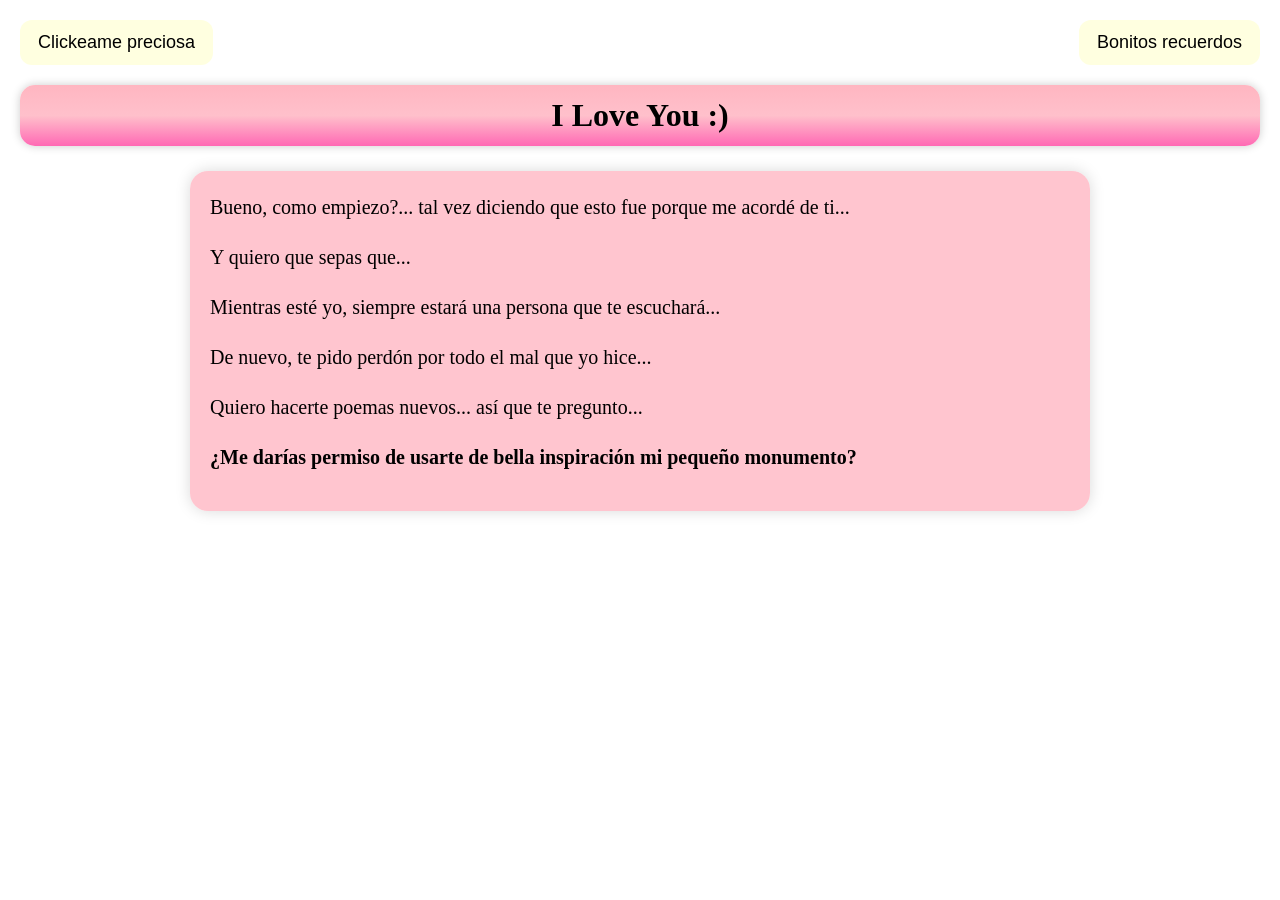
<file: index.html>
<!DOCTYPE html>
<html lang="es">
<head>
<meta charset="utf-8">
<meta name="viewport" content="width=device-width, initial-scale=1">
<link rel="stylesheet" href="corazon/modi.css">
<title>ILY Honey</title>
</head>

<body>

<div class="botones">
    <a href="corazon/flor.html">
        <button id="si">Clickeame preciosa</button>
    </a>

    <a href="corazon/Recuerdos.html">
        <button id="rec">Bonitos recuerdos</button>
    </a>
</div>

<h3>I Love You :)</h3>

<div id="par">
<p>Bueno, como empiezo?... tal vez diciendo que esto fue porque me acordé de ti...</p>

<p>Y quiero que sepas que...</p>

<p id="fa">
Mientras esté yo, siempre estará una persona que te escuchará...
</p>

<p>
De nuevo, te pido perdón por todo el mal que yo hice...
</p>

<p>Quiero hacerte poemas nuevos... así que te pregunto...</p>

<p><strong>¿Me darías permiso de usarte de bella inspiración mi pequeño monumento?</strong></p>
</div>
</body>
</html>
</file>
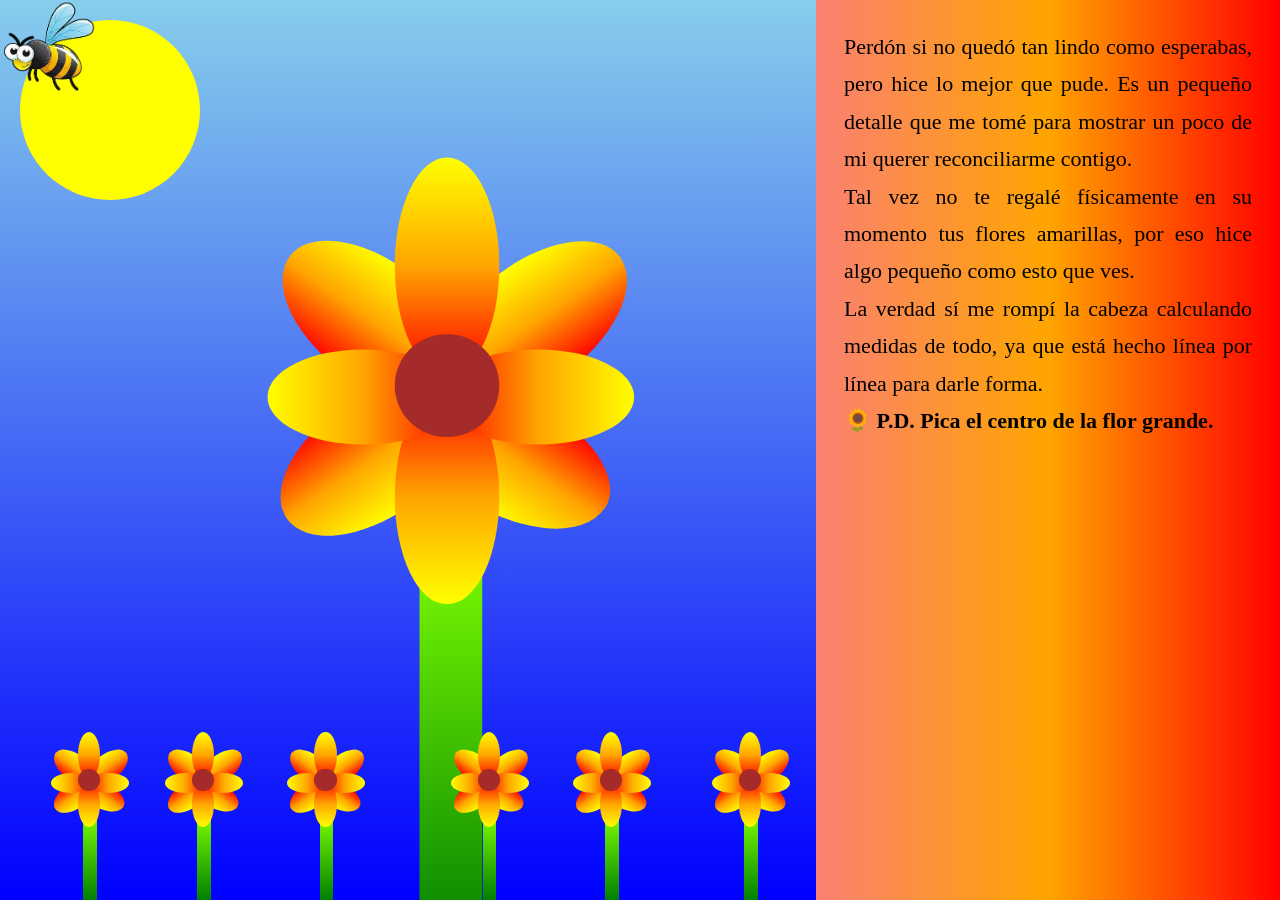
<file: corazon/flor.html>
<!DOCTYPE html>
<html lang="es">
<head>
<meta charset="utf-8">
<meta name="viewport" content="width=device-width, initial-scale=1">
<title>Flores Amarillas</title>
<link rel="stylesheet" href="3.css">
</head>

<body>

<main>

<section id="todo">

<div id="sol"></div>

<!-- FLOR GRANDE -->
<div id="conteiner7">
<div id="petalo1"></div>
<div id="petalo2"></div>
<div id="petalo3"></div>
<div id="petalo4"></div>
<div id="petalo5"></div>
<div id="tallo"></div>
<div id="petalo6"></div>
<div id="petalo7"></div>
<div id="petalo8"></div>
<div id="extra"></div>
<div id="extra2"></div>

<a href="poemas.html" target="_blank">
<div id="centro"></div>
</a>
</div>

<!-- MINI FLORES -->
<div id="conteiner">
<div id="petalo1"></div><div id="petalo2"></div><div id="petalo3"></div>
<div id="petalo4"></div><div id="petalo5"></div><div id="tallo"></div>
<div id="petalo6"></div><div id="petalo7"></div><div id="petalo8"></div>
<div id="extra"></div><div id="extra2"></div><div id="centro"></div>
</div>

<div id="conteiner2">
<div id="petalo1"></div><div id="petalo2"></div><div id="petalo3"></div>
<div id="petalo4"></div><div id="petalo5"></div><div id="tallo"></div>
<div id="petalo6"></div><div id="petalo7"></div><div id="petalo8"></div>
<div id="extra"></div><div id="extra2"></div><div id="centro"></div>
</div>

<div id="conteiner3">
<div id="petalo1"></div><div id="petalo2"></div><div id="petalo3"></div>
<div id="petalo4"></div><div id="petalo5"></div><div id="tallo"></div>
<div id="petalo6"></div><div id="petalo7"></div><div id="petalo8"></div>
<div id="extra"></div><div id="extra2"></div><div id="centro"></div>
</div>

<div id="conteiner4">
<div id="petalo1"></div><div id="petalo2"></div><div id="petalo3"></div>
<div id="petalo4"></div><div id="petalo5"></div><div id="tallo"></div>
<div id="petalo6"></div><div id="petalo7"></div><div id="petalo8"></div>
<div id="extra"></div><div id="extra2"></div><div id="centro"></div>
</div>

<div id="conteiner5">
<div id="petalo1"></div><div id="petalo2"></div><div id="petalo3"></div>
<div id="petalo4"></div><div id="petalo5"></div><div id="tallo"></div>
<div id="petalo6"></div><div id="petalo7"></div><div id="petalo8"></div>
<div id="extra"></div><div id="extra2"></div><div id="centro"></div>
</div>

<div id="conteiner6">
<div id="petalo1"></div><div id="petalo2"></div><div id="petalo3"></div>
<div id="petalo4"></div><div id="petalo5"></div><div id="tallo"></div>
<div id="petalo6"></div><div id="petalo7"></div><div id="petalo8"></div>
<div id="extra"></div><div id="extra2"></div><div id="centro"></div>
</div>

<div id="abeja">
<img src="abeja-removebg-preview.png" alt="abeja">
</div>

</section>

<section id="lo">
<p>
Perdón si no quedó tan lindo como esperabas, pero hice lo mejor que pude.
Es un pequeño detalle que me tomé para mostrar un poco de mi querer reconciliarme contigo.
</p>

<p>
Tal vez no te regalé físicamente en su momento tus flores amarillas,
por eso hice algo pequeño como esto que ves.
</p>

<p>
La verdad sí me rompí la cabeza calculando medidas de todo,
ya que está hecho línea por línea para darle forma.
</p>

<p>🌻<strong> P.D. Pica el centro de la flor grande.</strong></p>
</section>

</main>

</body>
</html>
</file>
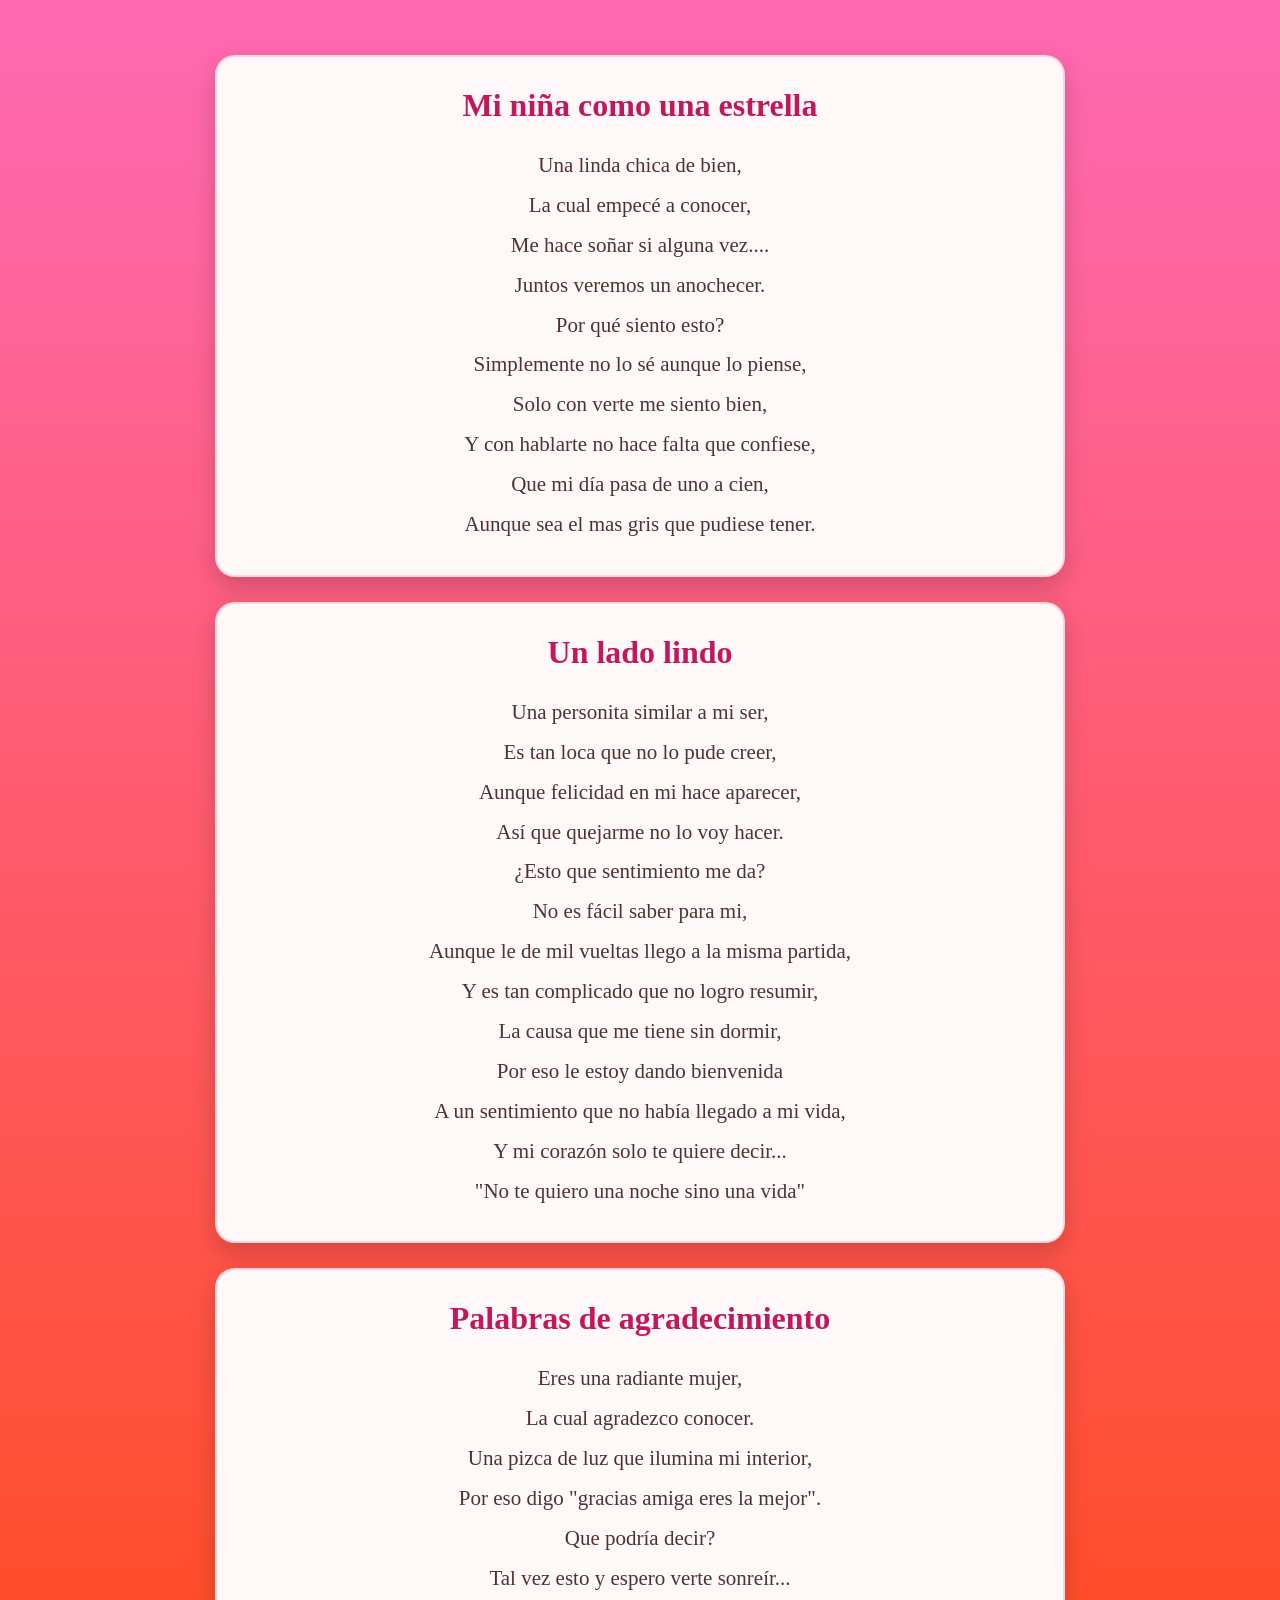
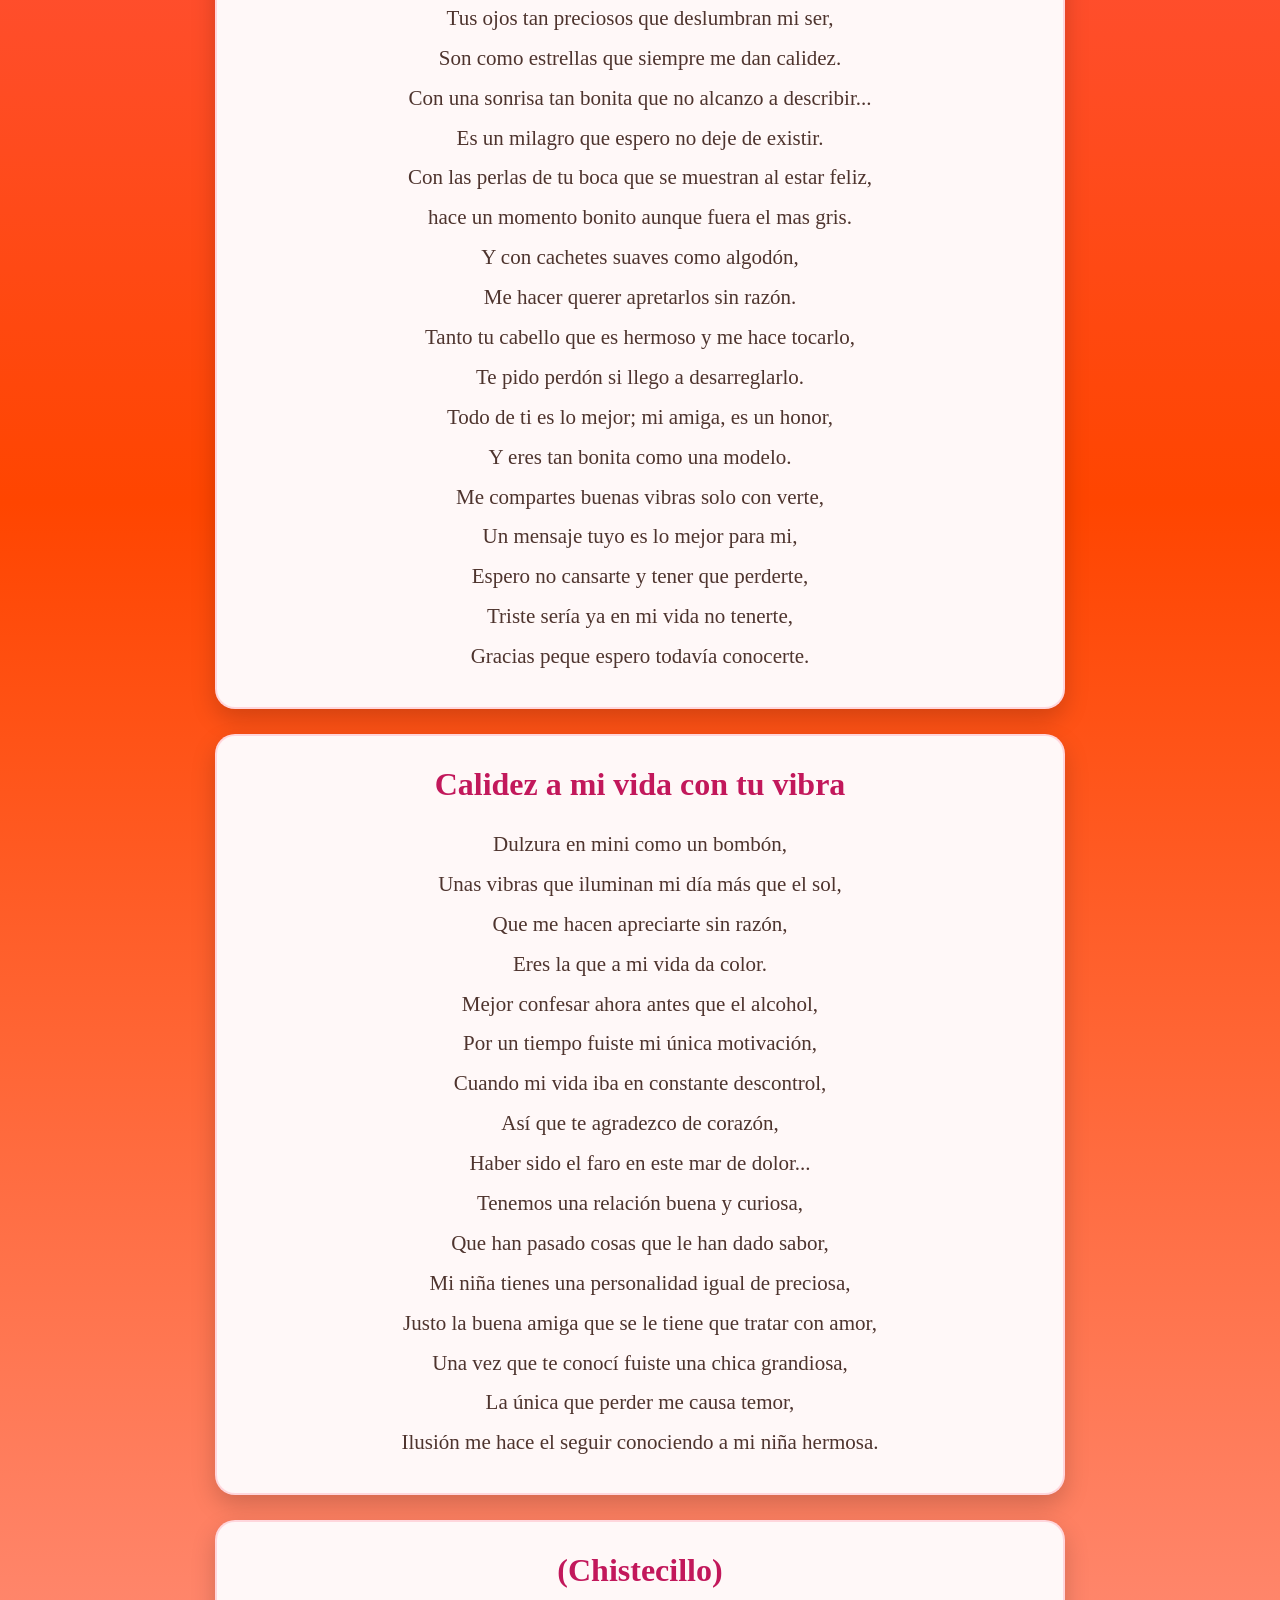
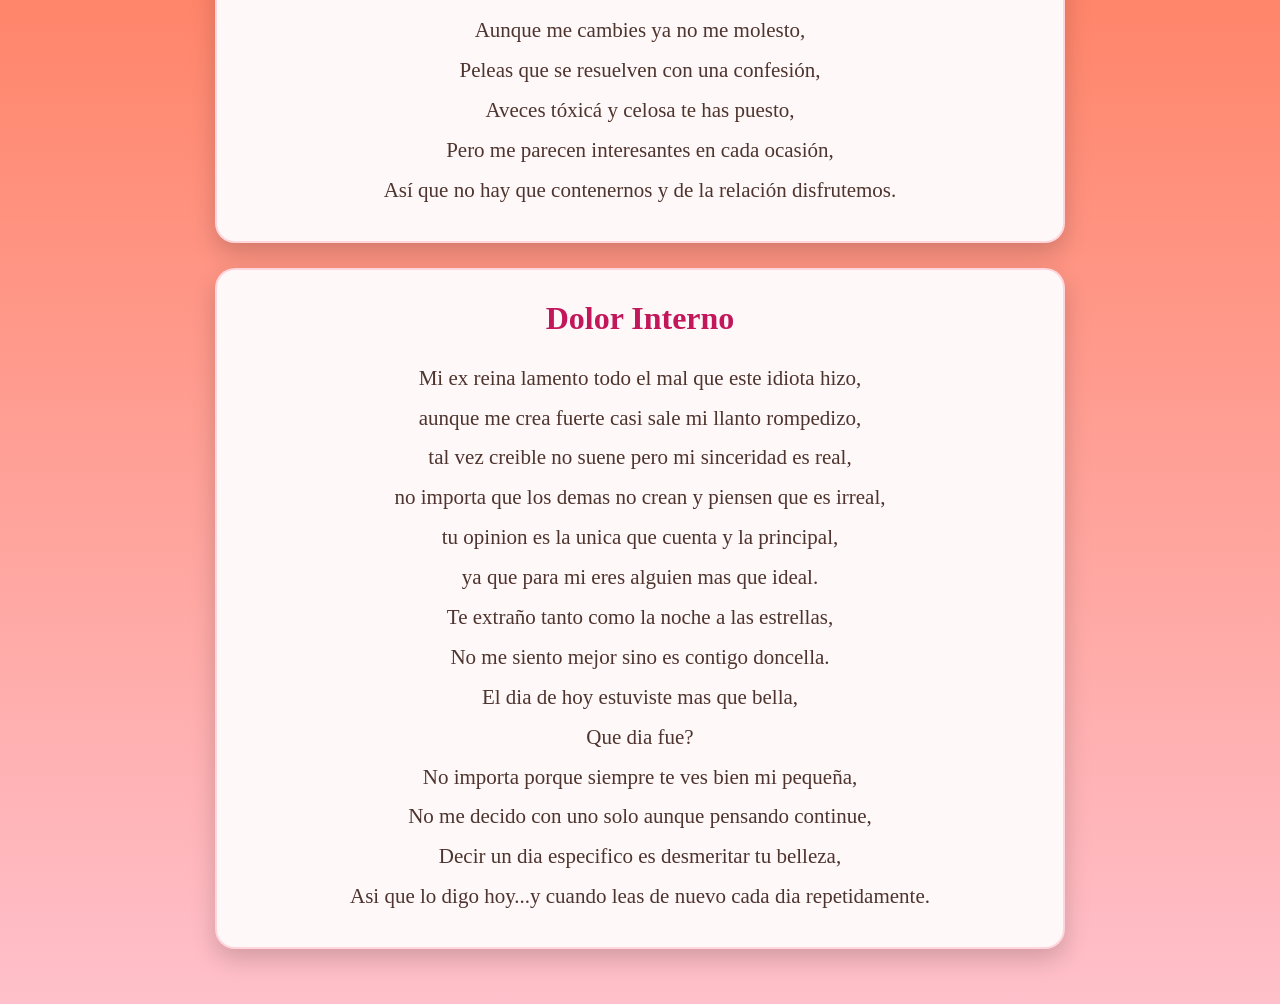
<file: corazon/poemas.html>
<!DOCTYPE html>
<html>
<head>
	<meta charset="utf-8">
	<meta name="viewport" content="width=device-width, initial-scale=1">
	<link rel="stylesheet" type="text/css" href="edit.css">
	<title>I love you</title>
</head>
<body>
	<div class="carta">
	<h3>Mi niña como una estrella</h3>
<p>Una linda chica de bien,<br>
La cual empecé a conocer,<br>
Me hace soñar si alguna vez....<br>
Juntos veremos un anochecer.<br>
Por qué siento esto?<br>
Simplemente no lo sé aunque lo piense,<br>
Solo con verte me siento bien,<br>
Y con hablarte no hace falta que confiese,<br>
Que mi día pasa de uno a cien,<br>
Aunque sea el mas gris que pudiese tener.</p>
</div>

<div class="carta">
<h3>Un lado lindo</h3>
<p>Una personita similar a mi ser,<br>
Es tan loca que no lo pude creer,<br>
Aunque felicidad en mi hace aparecer,<br>
Así que quejarme no lo voy hacer.<br>

¿Esto que sentimiento me da?<br>
No es fácil saber para mi,<br>
Aunque le de mil vueltas llego a la misma partida,<br>
Y es tan complicado que no logro resumir,<br>
La causa que me tiene sin dormir,<br>
Por eso le estoy dando bienvenida<br>
A un sentimiento que no había llegado a mi vida,<br>
Y mi corazón solo te quiere decir...<br>
"No te quiero una noche sino una vida"</p>
</div>

<div class="carta">
<h3>Palabras de agradecimiento</h3>
<p>Eres una radiante mujer,<br>
La cual agradezco conocer.<br>
Una pizca de luz que ilumina mi interior,<br>
Por eso digo "gracias amiga eres la mejor".<br>

Que podría decir?<br>
Tal vez esto y espero verte sonreír...<br>

Tus ojos tan preciosos que deslumbran mi ser,<br>
Son como estrellas que siempre me dan calidez.<br>
Con una sonrisa tan bonita que no alcanzo a describir...<br>
Es un milagro que espero no deje de existir.<br>
Con las perlas de tu boca que se muestran al estar feliz,<br>
hace un momento bonito aunque fuera el mas gris.<br>
Y con cachetes suaves como algodón,<br>
Me hacer querer apretarlos sin razón.<br>
Tanto tu cabello que es hermoso y me hace tocarlo,<br>
Te pido perdón si llego a desarreglarlo.<br>
Todo de ti es lo mejor; mi amiga, es un honor,<br>
Y eres tan bonita como una modelo.<br>

Me compartes buenas vibras solo con verte,<br>
Un mensaje tuyo es lo mejor para mi,<br>
Espero no cansarte y tener que perderte,<br>
Triste sería ya en mi vida no tenerte,<br>
Gracias peque espero todavía conocerte.<br>
</p>
</div>

<div class="carta">
<h3>Calidez a mi vida con tu vibra</h3>
<p>Dulzura en mini como un bombón,<br>
Unas vibras que iluminan mi día más que el sol,<br>
Que me hacen apreciarte sin razón,<br>
Eres la que a mi vida da color.<br>

Mejor confesar ahora antes que el alcohol,<br>
Por un tiempo fuiste mi única motivación,<br>
Cuando mi vida iba en constante descontrol,<br>
Así que te agradezco de corazón,<br>
Haber sido el faro en este mar de dolor...<br>

Tenemos una relación buena y curiosa,<br>
Que han pasado cosas que le han dado sabor,<br>
Mi niña tienes una personalidad igual de preciosa,<br>
Justo la buena amiga que se le tiene que tratar con amor,<br>
Una vez que te conocí fuiste una chica grandiosa,<br>
La única que perder me causa temor,<br>
Ilusión me hace el seguir conociendo a mi niña hermosa.
</p>
</div>
</div>

<div class="carta">
<div id="e">
<h3>(Chistecillo)</h3>
<p>Aunque me cambies ya no me molesto,<br>
Peleas que se resuelven con una confesión,<br>
Aveces tóxicá y celosa te has puesto,<br>
Pero me parecen interesantes en cada ocasión,<br>
Así que no hay que contenernos y de la relación disfrutemos.</p>
</div>
</div>
<div class="carta">
<div id="f">
<h3>Dolor Interno</h3>
<p>Mi ex reina lamento todo el mal que este idiota hizo,<br>
aunque me crea fuerte casi sale mi llanto rompedizo,<br>
tal vez creible no suene pero mi sinceridad es real,<br>
no importa que los demas no crean y piensen que es irreal,<br>
tu opinion es la unica que cuenta y la principal,<br>
ya que para mi eres alguien mas que ideal.<br>

Te extraño tanto como la noche a las estrellas,<br>
No me siento mejor sino es contigo doncella.<br>
El dia de hoy estuviste mas que bella,<br>
Que dia fue?<br>
No importa porque siempre te ves bien mi pequeña,<br>
No me decido con uno solo aunque pensando continue,<br>
Decir un dia especifico es desmeritar tu belleza,<br>
Asi que lo digo hoy...y cuando leas de nuevo cada dia repetidamente.<br>
</p></div>
</body>
</html>
</file>
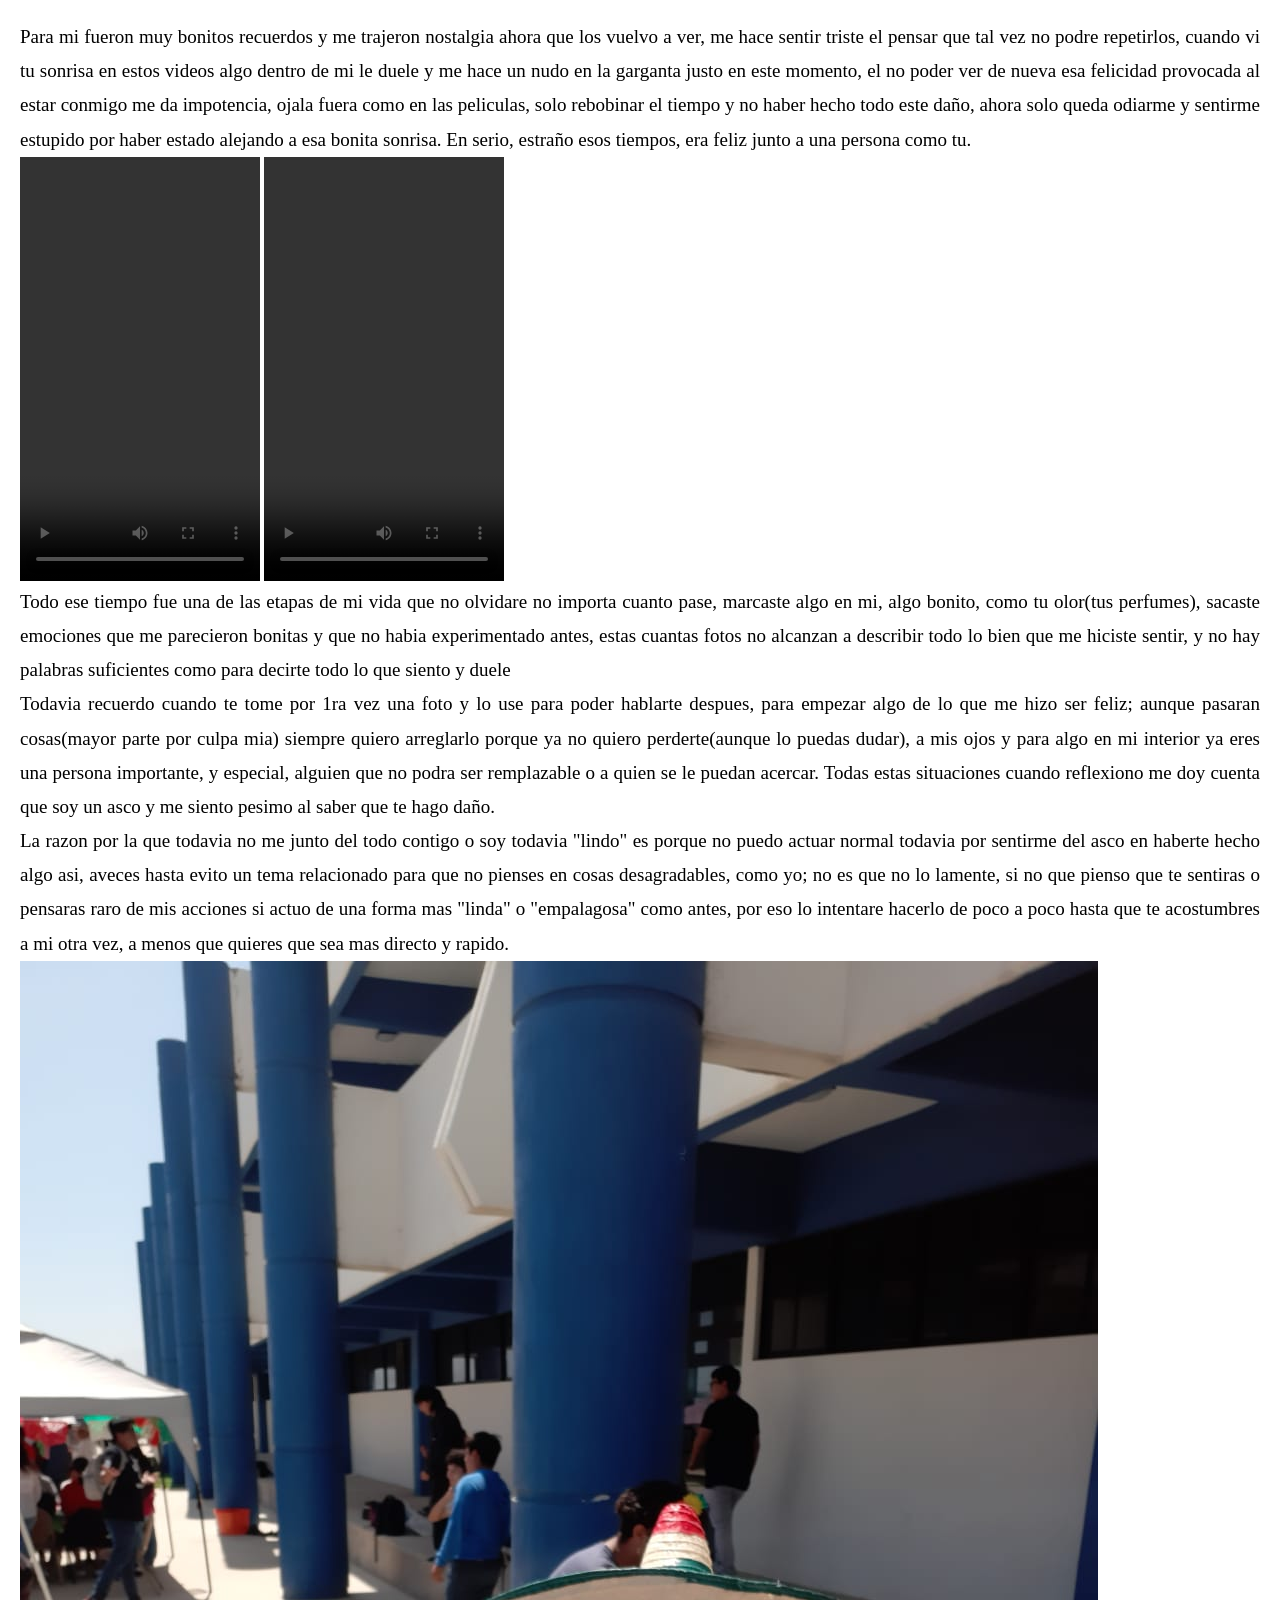
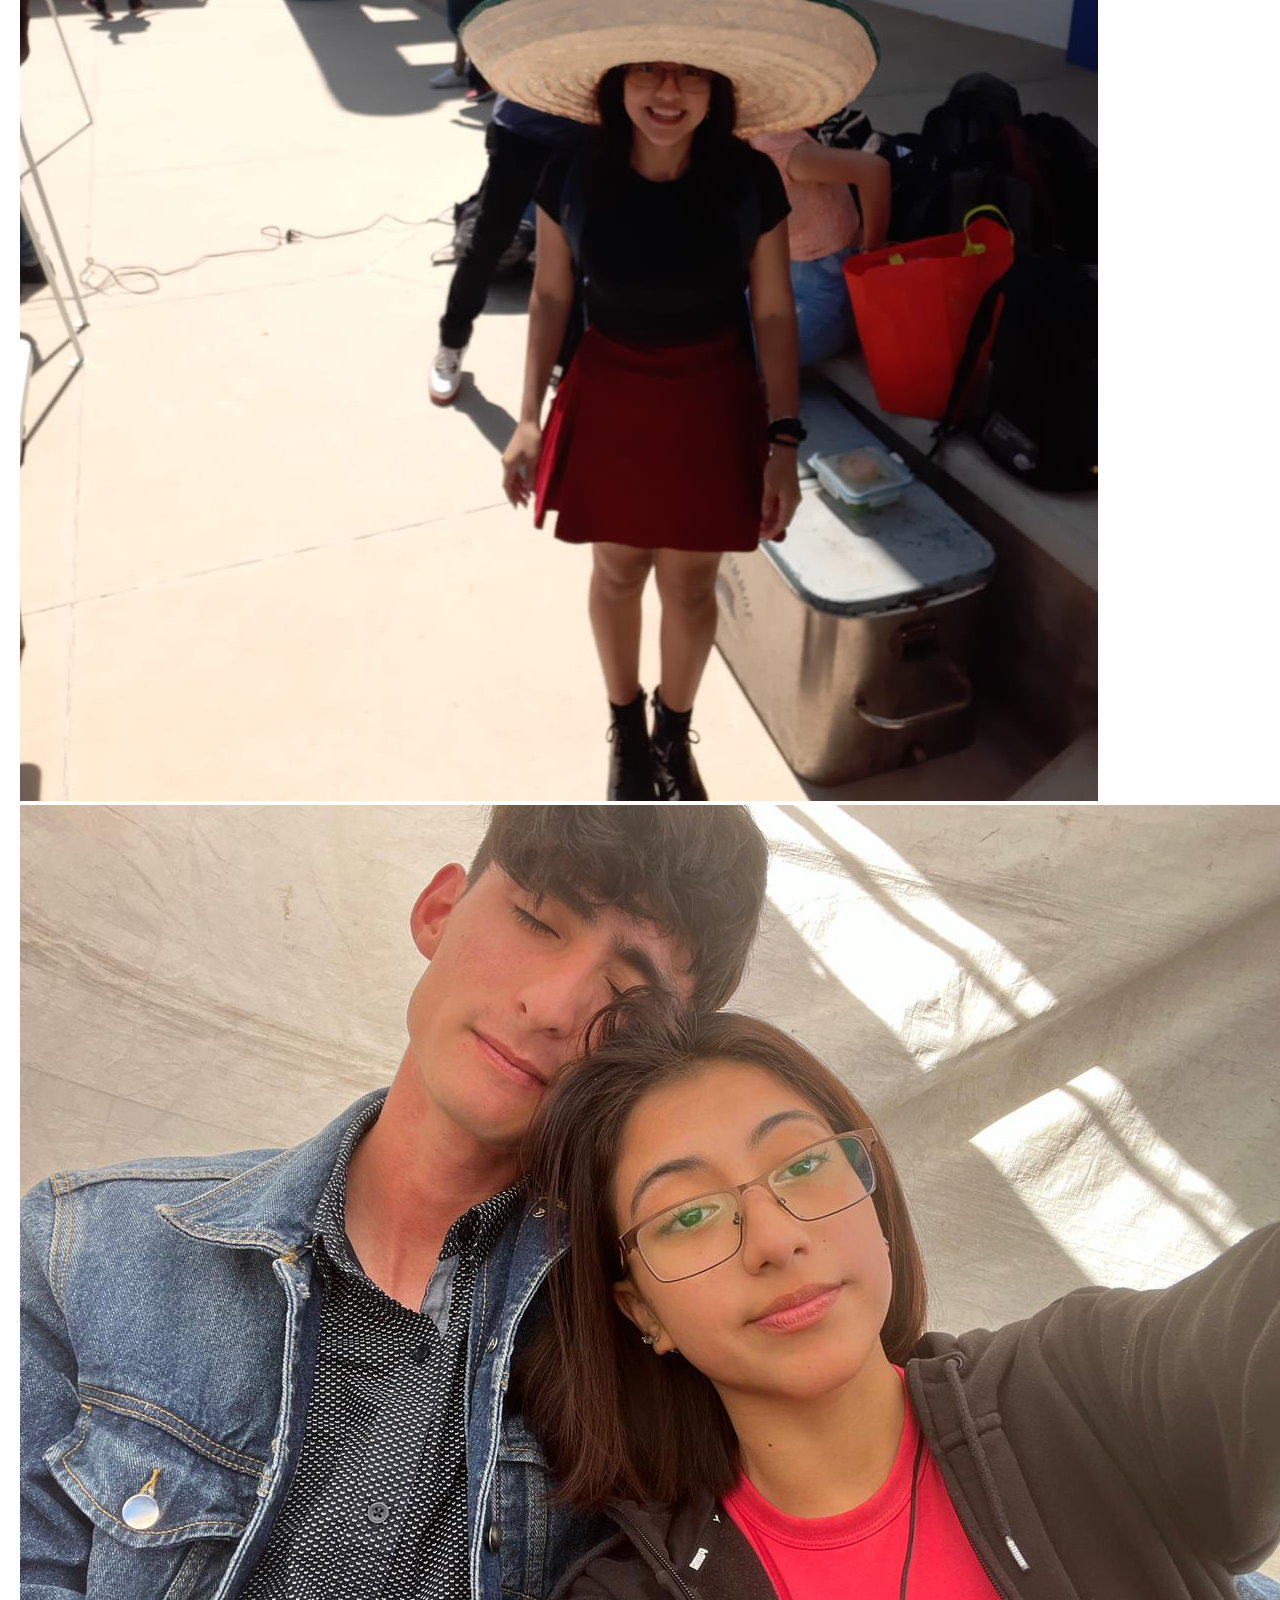
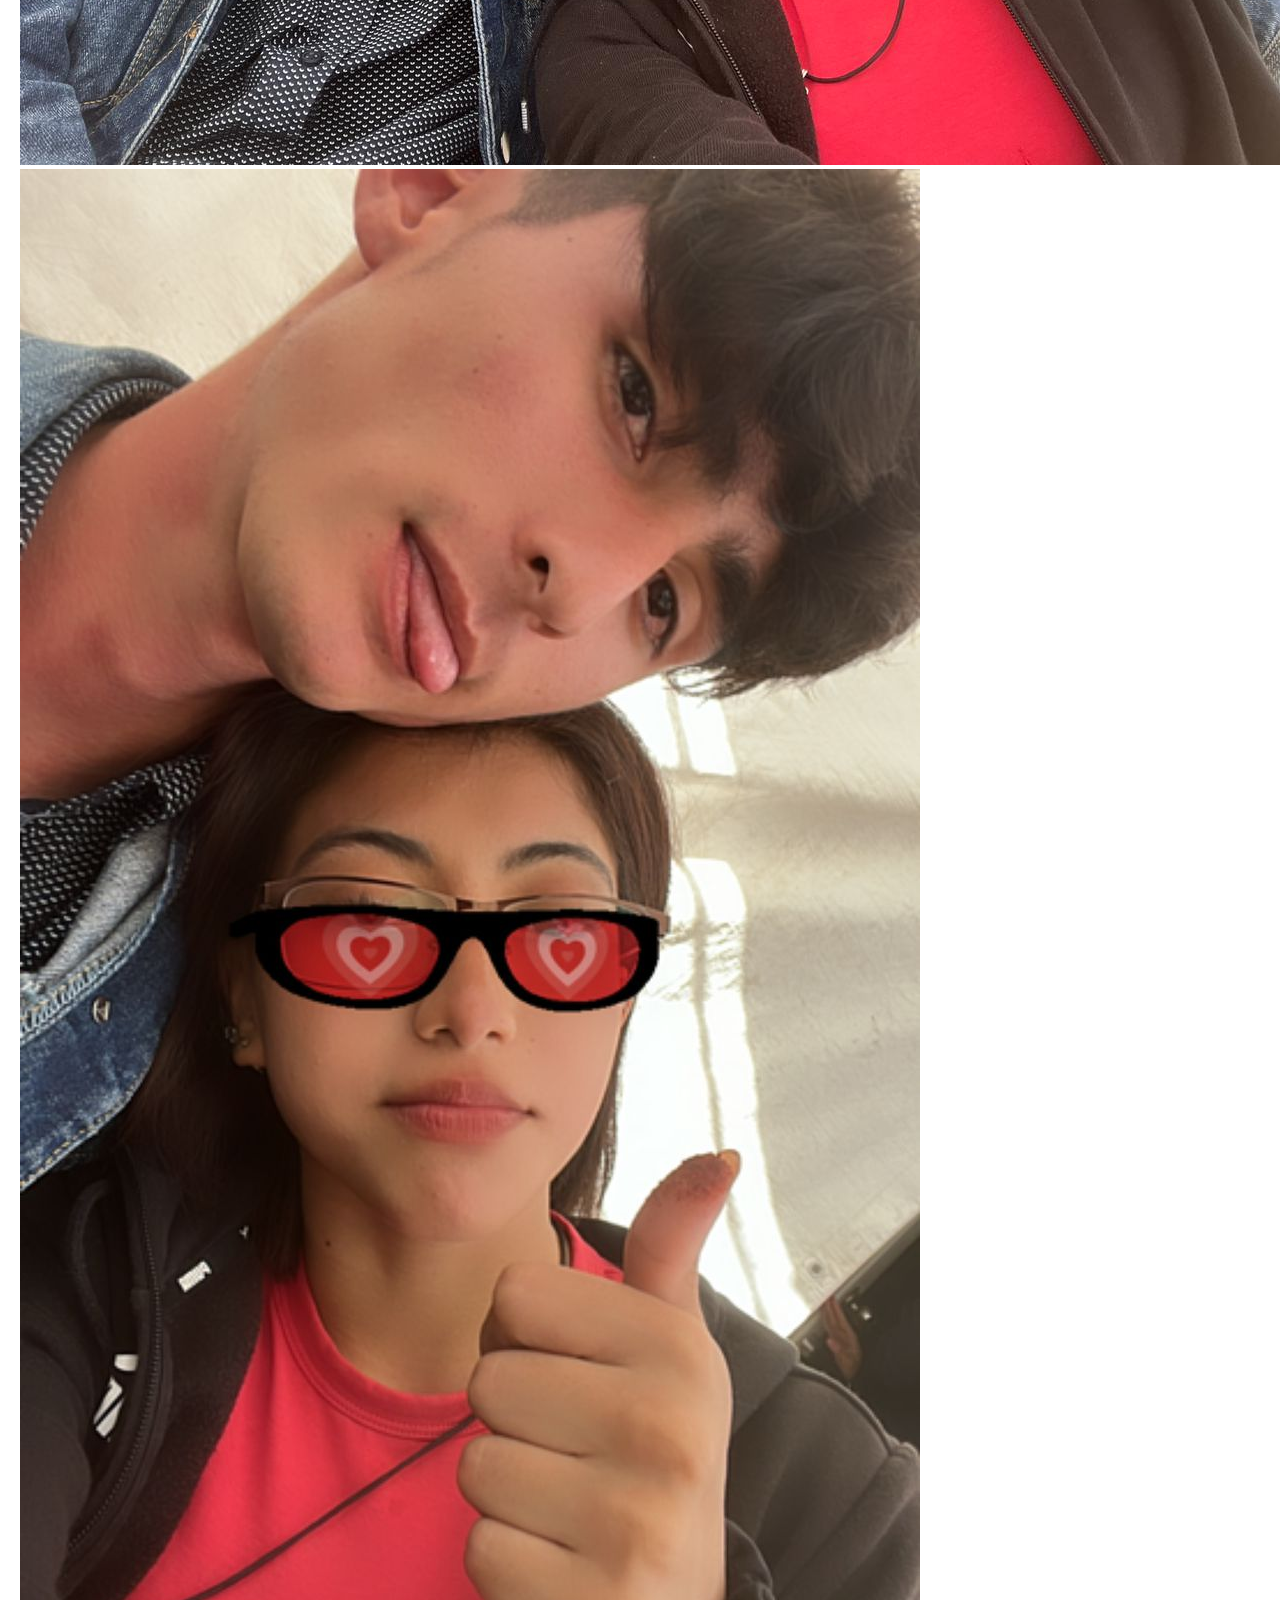
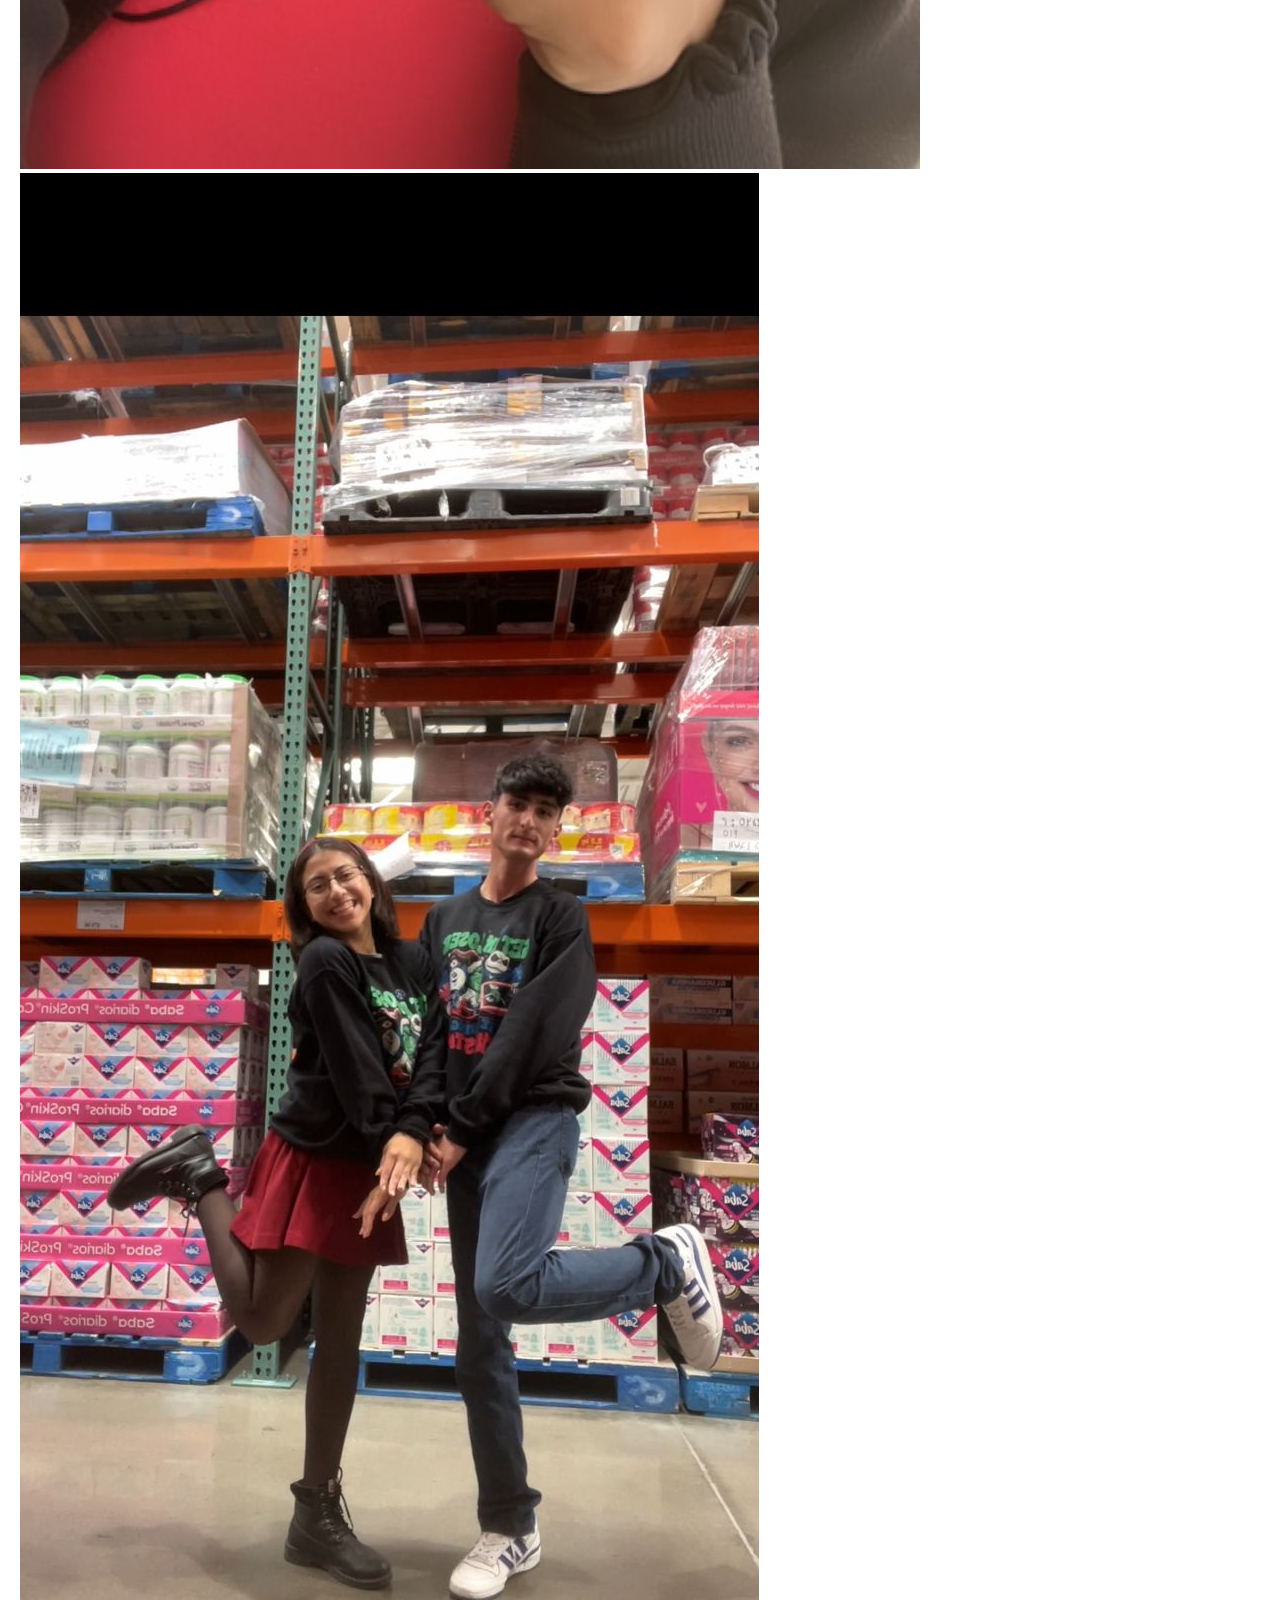
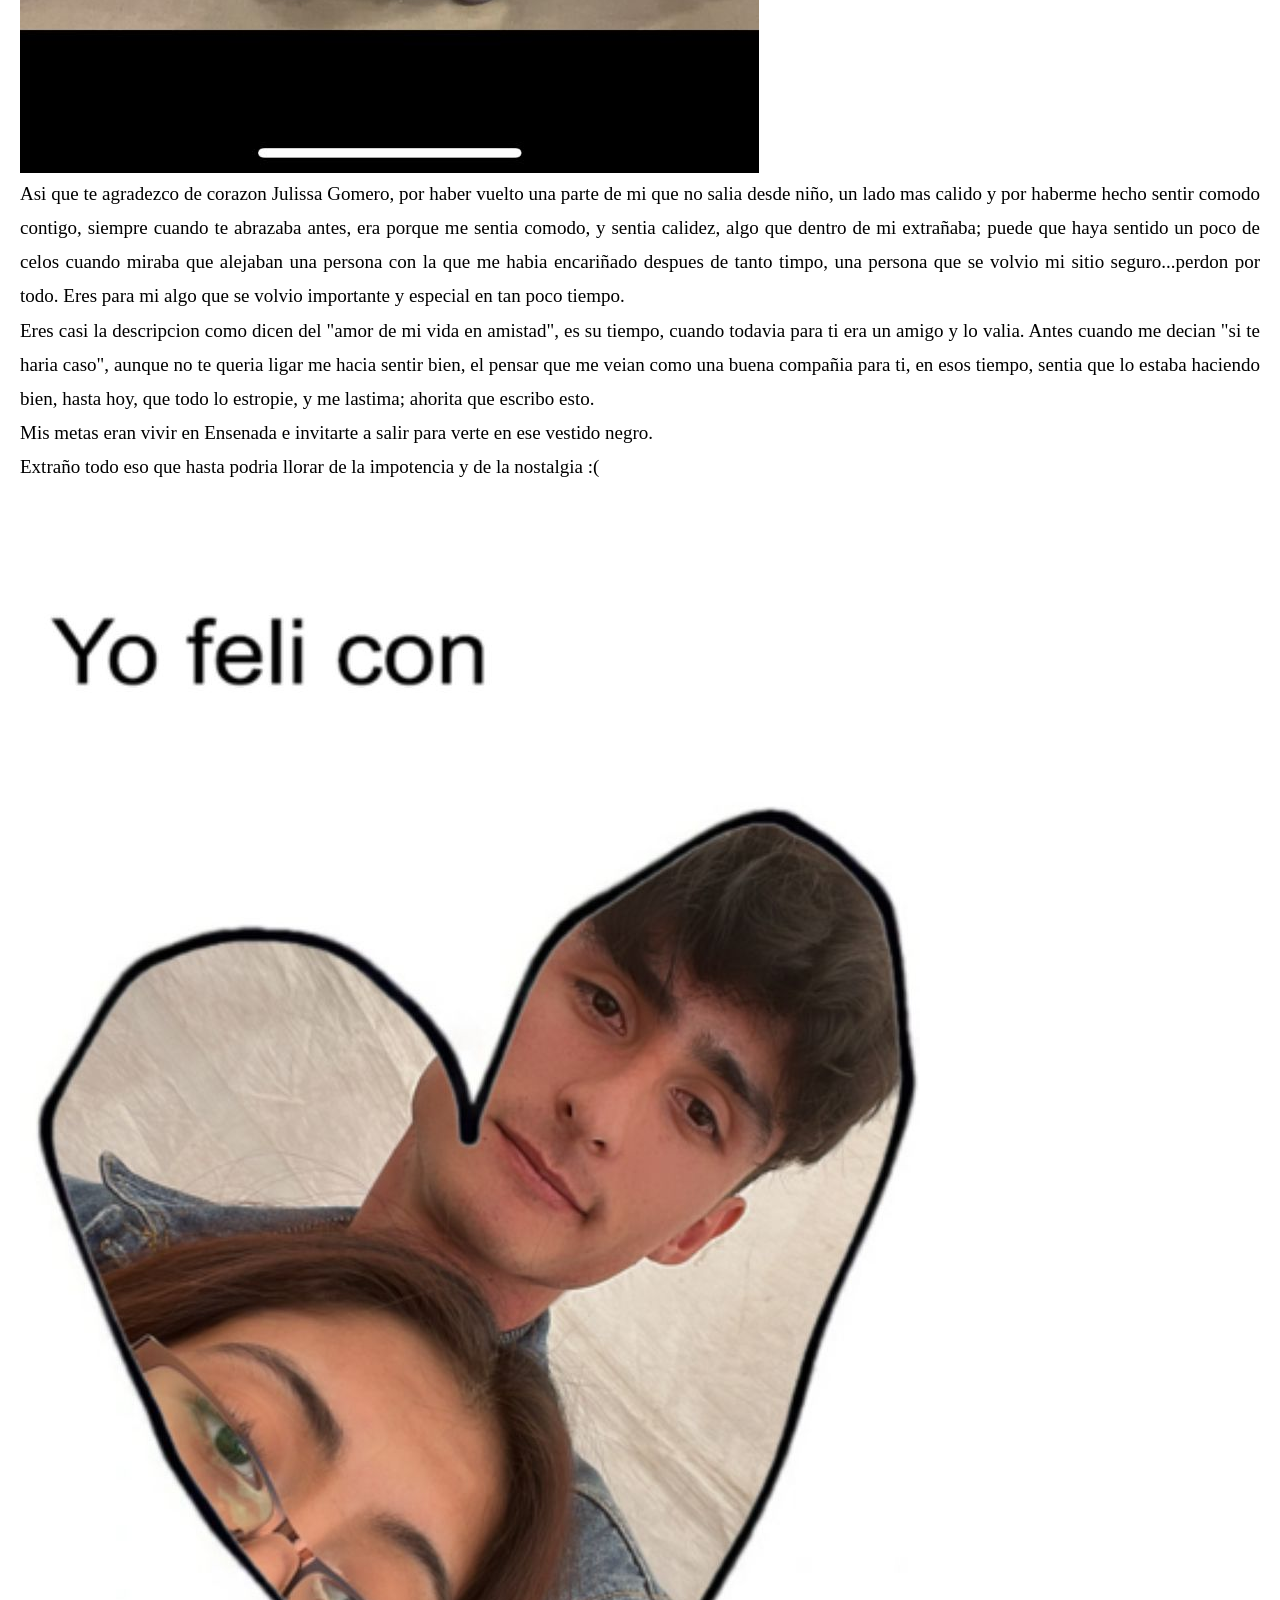
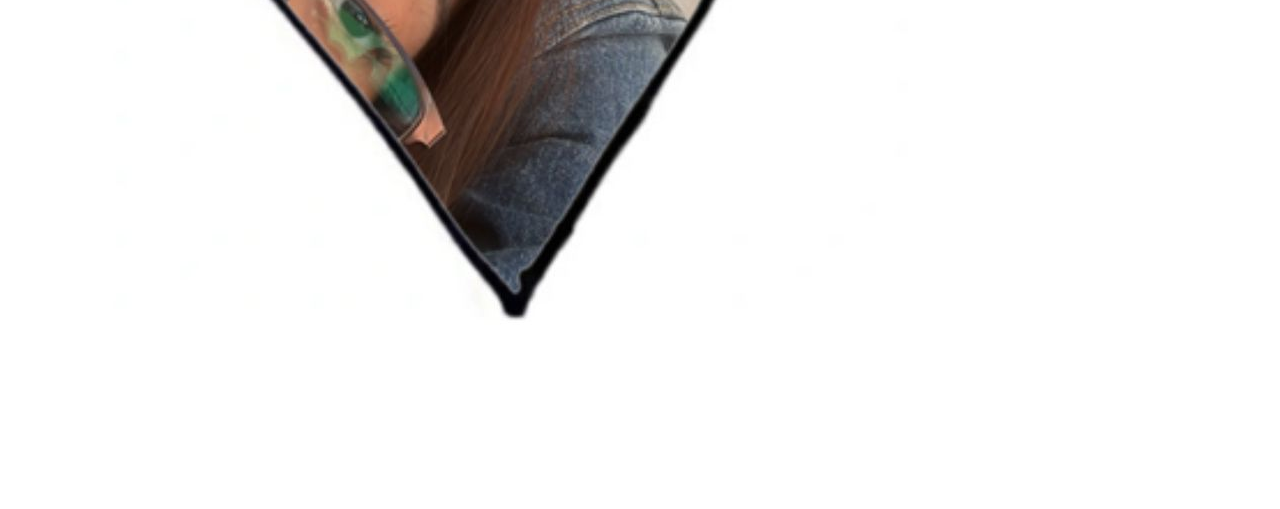
<file: corazon/Recuerdos.html>
<!DOCTYPE html>
<html>
<head>
	<meta charset="utf-8">
	<meta name="viewport" content="width=device-width, initial-scale=1">
	<title>Los extraño</title>
	<link rel="stylesheet" type="text/css" href="Recuerdos.css">
</head>
<body>
	<p>Para mi fueron muy bonitos recuerdos y me trajeron nostalgia ahora que los vuelvo a ver, me hace sentir triste el pensar que tal vez no podre repetirlos, cuando vi tu sonrisa en estos videos algo dentro de mi le duele y me hace un nudo en la garganta justo en este momento, el no poder ver de nueva esa felicidad provocada al estar conmigo me da impotencia, ojala fuera como en las peliculas, solo rebobinar el tiempo y no haber hecho todo este daño, ahora solo queda odiarme y sentirme estupido por haber estado alejando a esa bonita sonrisa. En serio, estraño esos tiempos, era feliz junto a una persona como tu.</p>
<video width="240", height="424" controls>
	<source src="Extra/Combinados.mp4" type="video/mp4">
		<p>No carga</p>
</video>
<video width="240", height="424" controls>
	<source src="Extra/Comida.mp4" type="video/mp4">
</video>
<p>Todo ese tiempo fue una de las etapas de mi vida que no olvidare no importa cuanto pase, marcaste algo en mi, algo bonito, como tu olor(tus perfumes), sacaste emociones que me parecieron bonitas y que no habia experimentado antes, estas cuantas fotos no alcanzan a describir todo lo bien que me hiciste sentir, y no hay palabras suficientes como para decirte todo lo que siento y duele <br> Todavia recuerdo cuando te tome por 1ra vez una foto y lo use para poder hablarte despues, para empezar algo de lo que me hizo ser feliz; aunque pasaran cosas(mayor parte por culpa mia) siempre quiero arreglarlo porque ya no quiero perderte(aunque lo puedas dudar), a mis ojos y para algo en mi interior ya eres una persona importante, y especial, alguien que no podra ser remplazable o a quien se le puedan acercar. Todas estas situaciones cuando reflexiono me doy cuenta que soy un asco y me siento pesimo al saber que te hago daño.<br>
La razon por la que todavia no me junto del todo contigo o soy todavia "lindo" es porque no puedo actuar normal todavia por sentirme del asco en haberte hecho algo asi, aveces hasta evito un tema relacionado para que no pienses en cosas desagradables, como yo; no es que no lo lamente, si no que pienso que te sentiras o pensaras raro de mis acciones si actuo de una forma mas "linda" o "empalagosa" como antes, por eso lo intentare hacerlo de poco a poco hasta que te acostumbres a mi otra vez, a menos que quieres que sea mas directo y rapido.</p>
<img src="Extra/1ra.jpg">
<img src="Extra/ambos.jpg">
<img src="Extra/ambos2.jpg">
<img src="Extra/com.jpg">
<p>Asi que te agradezco de corazon Julissa Gomero, por haber vuelto una parte de mi que no salia desde niño, un lado mas calido y por haberme hecho sentir comodo contigo, siempre cuando te abrazaba antes, era porque me sentia comodo, y sentia calidez, algo que dentro de mi extrañaba; puede que haya sentido un poco de celos cuando miraba que alejaban una persona con la que me habia encariñado despues de tanto timpo, una persona que se volvio mi sitio seguro...perdon por todo. Eres para mi algo que se volvio importante y especial en tan poco tiempo.<br> Eres casi la descripcion como dicen del "amor de mi vida en amistad", es su tiempo, cuando todavia para ti era un amigo y lo valia. Antes cuando me decian "si te haria caso", aunque no te queria ligar me hacia sentir bien, el pensar que me veian como una buena compañia para ti, en esos tiempo, sentia que lo estaba haciendo bien, hasta hoy, que todo lo estropie, y me lastima; ahorita que escribo esto.<br> Mis metas eran vivir en Ensenada e invitarte a salir para verte en ese vestido negro.<br>Extraño todo eso que hasta podria llorar de la impotencia y de la nostalgia :(</p>

<img id="fot" src="Extra/feli.jpg">
</body>
</html>
</file>
<file: corazon/modi.css>
*{
    margin:0;
    padding:0;
    box-sizing:border-box;
}

body{
    background-image:url(https://i.pinimg.com/736x/4b/13/2b/4b132b17499c63221b129d5e9da2823d.jpg);
    background-size:cover;
    background-position:center;
    background-attachment:fixed;
    font-family:cursive;
    padding:20px;
}

.botones{
    display:flex;
    justify-content:space-between;
    gap:10px;
    flex-wrap:wrap;
    margin-bottom:20px;
}

button{
    background:lightyellow;
    border:none;
    border-radius:12px;
    padding:12px 18px;
    font-size:18px;
    cursor:pointer;
    transition:.3s;
}

button:hover{
    transform:scale(1.05);
    background:#fff7b2;
}

h3{
    text-align:center;
    font-size:32px;
    background:linear-gradient(to top, hotpink, pink, lightpink);
    padding:12px;
    border-radius:15px;
    margin-bottom:25px;
    box-shadow:0 0 10px rgba(0,0,0,.2);
}

#par{
    background:rgba(255,192,203,0.92);
    padding:20px;
    border-radius:18px;
    max-width:900px;
    margin:auto;
    box-shadow:0 0 15px rgba(0,0,0,.15);
}

p{
    font-size:20px;
    margin-bottom:18px;
    text-align:justify;
    line-height:1.6;
}

@media(max-width:768px){

    h3{
        font-size:24px;
    }

    button{
        width:100%;
        font-size:16px;
    }

    p{
        font-size:18px;
    }

    body{
        padding:12px;
    }
}
</file>
<file: corazon/3.css>
*{
    margin:0;
    padding:0;
    box-sizing:border-box;
}

html,body{
    overflow-x:hidden;
    font-family:cursive;
}

main{
    display:flex;
    flex-wrap:wrap;
    min-height:100vh;
}

/* TEXTO */

#lo{
    flex:1;
    min-width:320px;
    padding:28px;
    background:linear-gradient(to left, red, orange, salmon);
    font-size:22px;
    text-align:justify;
    line-height:1.7;
}

/* ESCENA */

#todo{
    flex:2;
    min-width:320px;
    min-height:100vh;
    position:relative;
    overflow:hidden;
    background:linear-gradient(to top, blue, skyblue);
}

/* SOL */

#sol{
    width:180px;
    height:180px;
    background:yellow;
    border-radius:50%;
    position:absolute;
    top:20px;
    left:20px;
    animation:formar 10s infinite;
}

/* FLOR GRANDE */

#conteiner7{
    position:absolute;
    width:420px;
    height:420px;
    left:50%;
    top:50%;
    margin-left:-340px;
    margin-top:-300px;
    transform:scale(1.9);
    transform-origin:top left;
}

/* MINI FLORES */

#conteiner,#conteiner2,#conteiner3,#conteiner4,#conteiner5,#conteiner6{
    position:absolute;
    width:170px;
    height:170px;
    bottom:0;
}

#conteiner{left:1%;}
#conteiner2{left:15%;}
#conteiner3{left:30%;}
#conteiner4{left:50%;}
#conteiner5{left:65%;}
#conteiner6{left:82%;}

/* ABEJA */

#abeja{
    position:absolute;
    width:95px;
    z-index:10;
    animation:volar 10s linear infinite;
}

#abeja img{
    width:100%;
}


#extra{
    width:15%;
    height:50%;
    position:absolute;
    top:6%;
    left:40%;
    border-radius:150%;
    animation:extra 3s linear infinite;
    animation-delay:2s;
    z-index:0;
}

#extra2{
    width:15%;
    height:50%;
    position:absolute;
    top:6%;
    left:40%;
    border-radius:150%;
    animation:extra2 4s linear infinite reverse;
    animation-delay:2s;
    z-index:0;
}

#centro{
background:brown;
width:13%;
height:13%;
top:23%;
left:41%;
position:absolute;
border-radius:50%;
z-index:1;
animation:cen 2s;
}

#petalo1,#petalo2,#petalo3,#petalo4,#petalo5,#petalo6,#petalo7,#petalo8{
position:absolute;
z-index:1;
}

#petalo1{
width:27%; height:15%; top:14%; left:25%;
background:linear-gradient(to top,red,orange,yellow);
border-radius:130% 40% 15% 150%;
animation:pe1 3s;
transform: rotate(35deg);
}

#petalo2{
width:27%; height:15%; top:14%; left:45%;
background:linear-gradient(to top,red,orange,yellow);
border-radius:40% 130% 150% 15%;
animation:pe2 4s;
transform: rotate(-35deg);
}

#petalo3{
width:27%; height:15%; top:31%; left:42%;
background:linear-gradient(to top,yellow,orange,red);
border-radius:130% 130% 200% 130%;
animation:pe3 5s;
transform: rotate(35deg);
}

#petalo4{
width:27%; height:15%; top:31%; left:25%;
background:linear-gradient(to top,yellow,orange,red);
border-radius:200% 130% 130% 200%;
animation:pe4 6s;
transform: rotate(-35deg);
}

#petalo5{
width:13%; height:27%; top:1%; left:41%;
background:linear-gradient(to top,red,orange,yellow);
border-radius:50%;
animation:pe5 3.7s;
}

#petalo6{
width:13%; height:27%; top:30%; left:41%;
background:linear-gradient(to top,yellow,orange,red);
border-radius:50%;
animation:pe6 5.7s;
}

#petalo7{
width:24%; height:12%; top:25%; left:25%;
background:linear-gradient(to left,red,orange,yellow);
border-radius:50%;
animation:pe7 6.7s;
}

#petalo8{
width:24%; height:12%; top:25%; left:47%;
background:linear-gradient(to left,yellow,orange,red);
border-radius:50%;
animation:pe8 4.7s;
}

#tallo{
width:8%;
height:50%;
background:linear-gradient(to top,green,lawngreen);
position:absolute;
top:50%;
left:44%;
animation:tal 7s;
}

/* ANIMACIONES */

@keyframes formar{
0%,20%,40%,60%,80%,100%{background:#EAF208;}
10%,30%,50%,70%,90%{background:#FFB800;}
}

@keyframes extra{
    0%{
        transform:rotate(0deg);
        background:transparent;
    }
    100%{
        transform:rotate(360deg);
        background:linear-gradient(to top, yellow, orange, red, orange, yellow);
    }
}

@keyframes extra2{
    0%{
        transform:rotate(0deg);
        background:transparent;
    }
    100%{
        transform:rotate(360deg);
        background:linear-gradient(to top, yellow, orange, red, orange, yellow);
    }
}

@keyframes tal{0%{background:transparent;}}
@keyframes cen{0%{background:transparent;}}
@keyframes pe1{0%{background:transparent;}}
@keyframes pe2{0%{background:transparent;}}
@keyframes pe3{0%{background:transparent;}}
@keyframes pe4{0%{background:transparent;}}
@keyframes pe5{0%{background:transparent;}}
@keyframes pe6{0%{background:transparent;}}
@keyframes pe7{0%{background:transparent;}}
@keyframes pe8{0%{background:transparent;}}

/*ABEJA */
@keyframes volar{
0%{left:-100px; top:120px;}
25%{left:260px; top:130px;}
50%{left:420px; top:260px;}
75%{left:260px; top:360px;}
100%{left:-100px; top:120px;}
}

/* RESPONSIVE */
@media(max-width:950px){

main{
    flex-direction:column;
}

#todo{
    order:1;
    min-height:700px;
}

#lo{
    order:2;
    font-size:18px;
    padding:20px;
}

#conteiner7{
    left:50%;
    top:42%;
    margin-left:-150px;
    margin-top:-120px;
    transform:scale(1.2);
    transform-origin:top left;
}

#conteiner4,#conteiner5,#conteiner6{
    display:none;
}

#abeja{
    width:70px;
}
}
</file>
<file: corazon/edit.css>
*{
    margin:0;
    padding:0;
    box-sizing:border-box;
}

body{
    font-family: 'Times New Roman';
    background:linear-gradient(to top, pink, orangered, hotpink);
    min-height:100vh;
    padding:30px 15px;
}

/* CONTENEDOR GENERAL */

.carta{
    background:#fff8f8;
    max-width:850px;
    margin:25px auto;
    padding:30px;
    border-radius:20px;
    box-shadow:0 10px 25px rgba(0,0,0,.18);
    border:2px solid rgba(255,182,193,.5);
}

/* TITULOS */

h3{
    text-align:center;
    font-family:Georgia, serif;
    font-size:32px;
    color:#c2185b;
    margin-bottom:22px;
}

/* TEXTO */

p{
    text-align:center;
    font-size:21px;
    line-height:1.9;
    color:#4e342e;
}

/* CELULAR */

@media(max-width:768px){

.carta{
    padding:22px 16px;
    border-radius:16px;
}

h3{
    font-size:24px;
}

p{
    font-size:18px;
    line-height:1.7;
}

}
</file>
<file: corazon/Recuerdos.css>
*{
    margin:0;
    padding:0;
    box-sizing:border-box;
}

body{
    font-family:cursive;
    background-image:url(https://i.pinimg.com/736x/4b/13/2b/4b132b17499c63221b129d5e9da2823d.jpg);
    background-size:cover;
    background-position:center;
    background-attachment:fixed;
    padding:20px;
}

/* CONTENEDORES */

section{
    max-width:1100px;
    margin:25px auto;
    background:rgba(255,255,255,.90);
    padding:25px;
    border-radius:22px;
    box-shadow:0 10px 25px rgba(0,0,0,.18);
}

h1,h2{
    text-align:center;
    margin-bottom:18px;
    color:#d63384;
}

p{
    font-size:19px;
    line-height:1.8;
    text-align:justify;
}

/* GALERIAS */

.galeria{
    display:grid;
    grid-template-columns:repeat(auto-fit,minmax(220px,1fr));
    gap:15px;
}

.galeria img,
.galeria video{
    width:100%;
    height:320px;
    object-fit:cover;
    border-radius:18px;
    cursor:pointer;
    transition:.3s;
    background:black;
}

.galeria img:hover,
.galeria video:hover{
    transform:scale(1.03);
}

/* MODAL */

#modal{
    position:fixed;
    inset:0;
    background:rgba(0,0,0,.88);
    display:none;
    justify-content:center;
    align-items:center;
    z-index:999;
    padding:20px;
}

#modal img,
#modal video{
    max-width:95%;
    max-height:90vh;
    border-radius:18px;
}

#cerrar{
    position:absolute;
    top:20px;
    right:25px;
    font-size:40px;
    color:white;
    cursor:pointer;
    font-family:sans-serif;
}

/* RESPONSIVE */

@media(max-width:768px){

    body{
        padding:12px;
    }

    section{
        padding:18px;
    }

    p{
        font-size:17px;
    }

    h1,h2{
        font-size:24px;
    }

    .galeria img,
    .galeria video{
        height:250px;
    }
}
</file>
